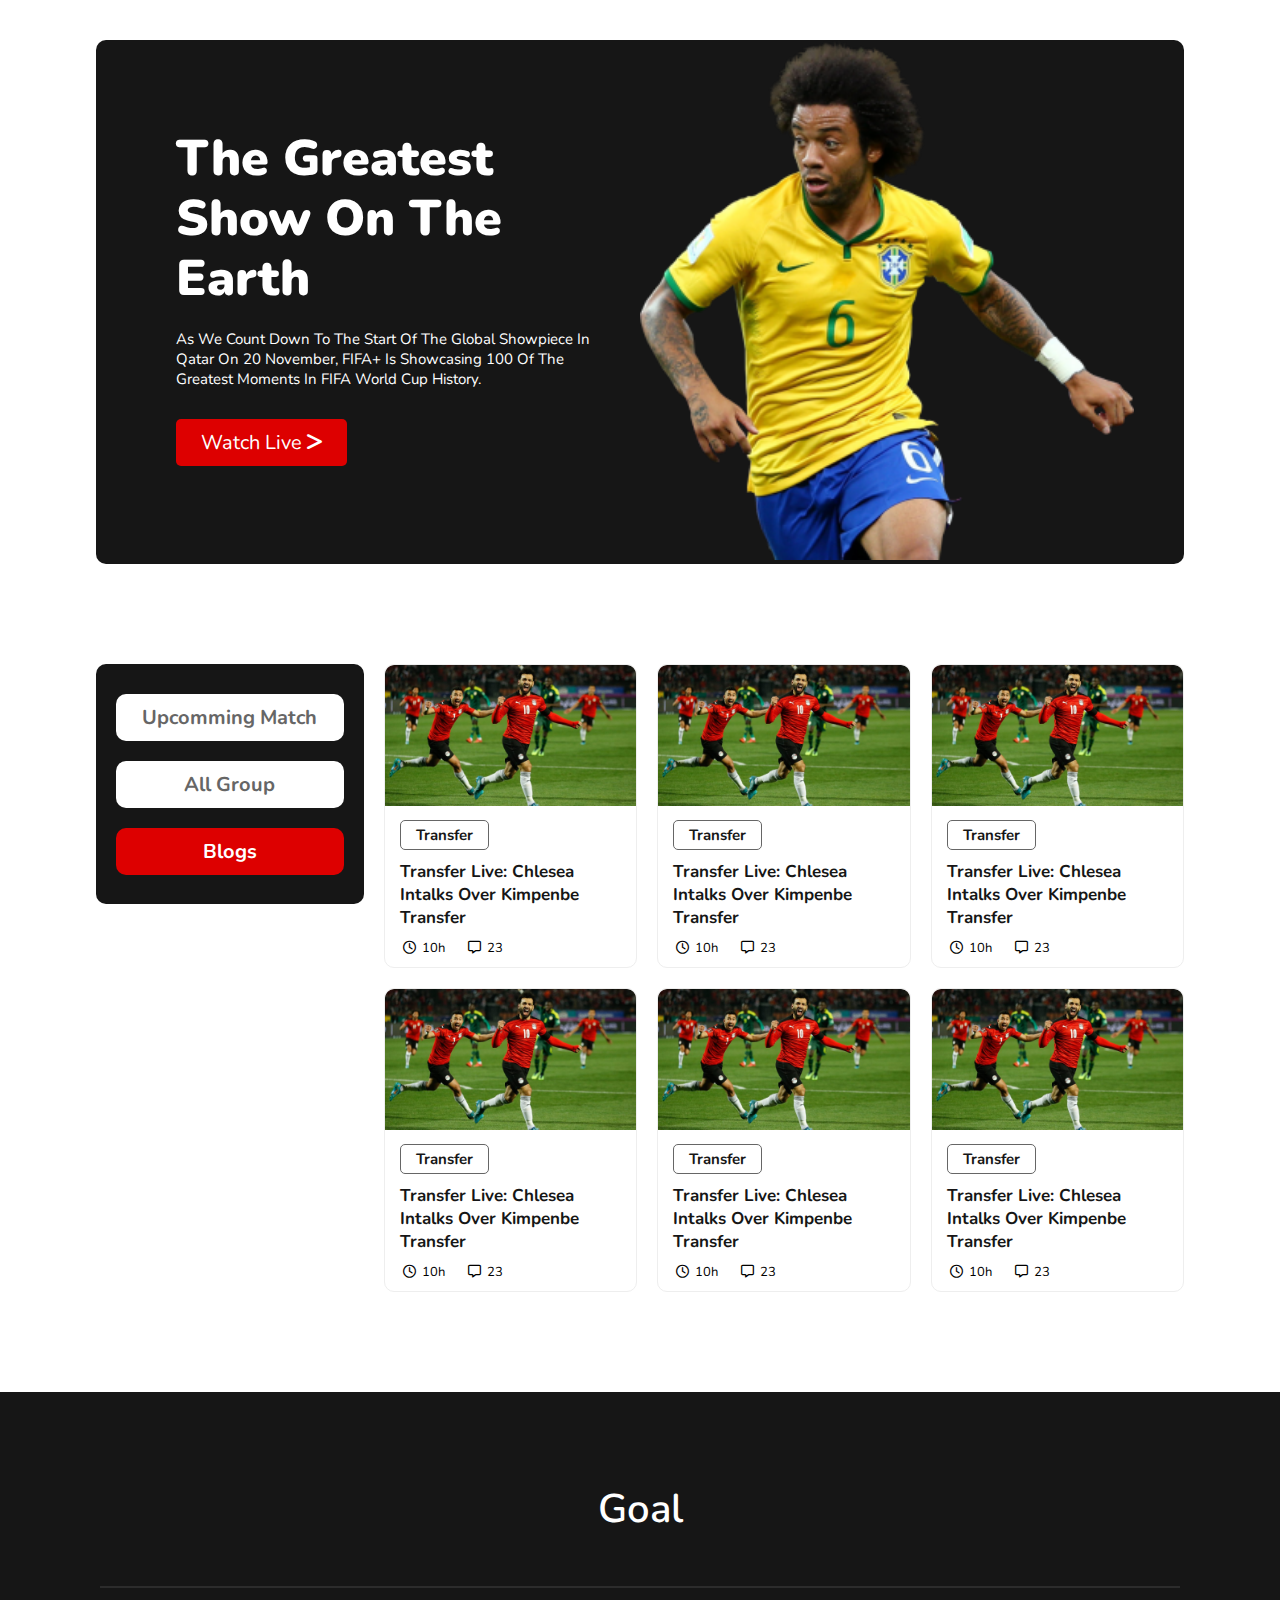
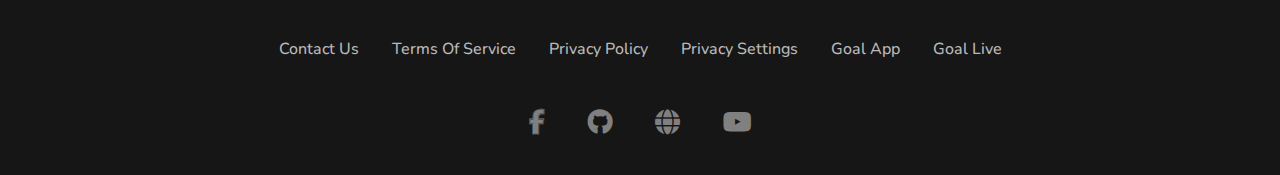
<file: index.html>
<!DOCTYPE html>
<html lang="en">

<head>
    <meta charset="UTF-8">
    <meta http-equiv="X-UA-Compatible" content="IE=edge">
    <meta name="viewport" content="width=device-width, initial-scale=1.0">
    <title>World Cup 2023</title>
    <!-- font awesome cdn link  -->
    <link rel="stylesheet" href="https://cdnjs.cloudflare.com/ajax/libs/font-awesome/6.2.0/css/all.min.css" />
    <!-- custom css file -->
    <link rel="stylesheet" href="css/style.css">
    <link rel="stylesheet" href="css/media.css">
</head>

<body>
    <!-- header Section start -->
    <header>
        <div class="wrapper">
            <div class="container">
                <div class="content">
                    <h2 class="title">The Greatest show on the earth</h3>
                        <div class="sub-title">
                            <p class="short-text">As we count down to the start of the global showpiece in Qatar on 20
                                November, FIFA+ is showcasing 100 of the greatest moments in FIFA World Cup history.</p>
                        </div>
                        <button class="btn">Watch Live <span><i class="fa-solid fa-greater-than header-icon"></i></span>
                        </button>
                </div>
                <div class="image">
                    <img src="images/banner_image.png" alt="">
                </div>
            </div>
        </div>
    </header>
    <!-- header Section end -->

    <!-- Main content Section Start -->
    <section>
        <div class="wrapper">
            <div class="main-content">
                <div class="sidebar">
                    <ul>
                        <li><a href="feature.html">Upcomming Match</a></li>
                        <li><a href="">All Group</a></li>
                        <li class="active"><a href="index.html">Blogs</a></li>
                    </ul>
                </div>
                <div class="blogs">
                    <div class="blog-item">
                        <div class="blog-image">
                            <img src="images/blog_image.png" alt="">
                        </div>
                        <div class="blog-content">
                            <button class="">Transfer</button>
                            <h3>Transfer Live: Chlesea intalks over Kimpenbe transfer</h3>
                            <div class="blog-icons">
                                <i class=" fa-regular fa-clock"></i> <span>10h</span>
                                <i id="right" class="fa-regular fa-message"></i> <span>23</span>
                            </div>
                        </div>
                    </div>
                    <div class="blog-item">
                        <div class="blog-image">
                            <img src="images/blog_image.png" alt="">
                        </div>
                        <div class="blog-content">
                            <button class="">Transfer</button>
                            <h3>Transfer Live: Chlesea intalks over Kimpenbe transfer</h3>
                            <div class="blog-icons">
                                <i class=" fa-regular fa-clock"></i> <span>10h</span>
                                <i id="right" class="fa-regular fa-message"></i> <span>23</span>
                            </div>
                        </div>
                    </div>
                    <div class="blog-item">
                        <div class="blog-image">
                            <img src="images/blog_image.png" alt="">
                        </div>
                        <div class="blog-content">
                            <button class="">Transfer</button>
                            <h3>Transfer Live: Chlesea intalks over Kimpenbe transfer</h3>
                            <div class="blog-icons">
                                <i class=" fa-regular fa-clock"></i> <span>10h</span>
                                <i id="right" class="fa-regular fa-message"></i> <span>23</span>
                            </div>
                        </div>
                    </div>
                    <div class="blog-item">
                        <div class="blog-image">
                            <img src="images/blog_image.png" alt="">
                        </div>
                        <div class="blog-content">
                            <button class="">Transfer</button>
                            <h3>Transfer Live: Chlesea intalks over Kimpenbe transfer</h3>
                            <div class="blog-icons">
                                <i class=" fa-regular fa-clock"></i> <span>10h</span>
                                <i id="right" class="fa-regular fa-message"></i> <span>23</span>
                            </div>
                        </div>
                    </div>
                    <div class="blog-item">
                        <div class="blog-image">
                            <img src="images/blog_image.png" alt="">
                        </div>
                        <div class="blog-content">
                            <button class="">Transfer</button>
                            <h3>Transfer Live: Chlesea intalks over Kimpenbe transfer</h3>
                            <div class="blog-icons">
                                <i class=" fa-regular fa-clock"></i> <span>10h</span>
                                <i id="right" class="fa-regular fa-message"></i> <span>23</span>
                            </div>
                        </div>
                    </div>
                    <div class="blog-item">
                        <div class="blog-image">
                            <img src="images/blog_image.png" alt="">
                        </div>
                        <div class="blog-content">
                            <button class="">Transfer</button>
                            <h3>Transfer Live: Chlesea intalks over Kimpenbe transfer</h3>
                            <div class="blog-icons">
                                <i class=" fa-regular fa-clock"></i> <span>10h</span>
                                <i id="right" class="fa-regular fa-message"></i> <span>23</span>
                            </div>
                        </div>
                    </div>
                </div>
            </div>
        </div>
        <button id="view-btn" class="btn">View All</button>
    </section>
    <!-- Main content Section end -->

    <!-- footer section start -->
    <footer>
        <div class="footer">
            <div class="footer-title">Goal</div>
            <hr class="hr">
            <div class="footer-menu">
                <ul>
                    <li><a href="#">Contact Us</a></li>
                    <li><a href="#">Terms of Service</a></li>
                    <li><a href="#">Privacy Policy</a></li>
                    <li><a href="#">Privacy Settings</a></li>
                    <li><a href="#">Goal App</a></li>
                    <li><a href="#">Goal Live</a></li>
                </ul>
                <div class="footer-icons">
                    <a href="https://web.facebook.com/Mohammed-Tohin-110314781523527" target="_blank"><i
                            class="fa-brands fa-facebook-f"></i></a>
                    <a href="https://github.com/Md-Tohin" target="_blank"><i class="fa-brands fa-github"></i></a>
                    <a href="http://mdtohin.epizy.com/" target="_blank"><i class="fa-regular fa-globe"></i></a>
                    <a href="#"><i class="fa-brands fa-youtube"></i></a>
                </div>
            </div>
        </div>
    </footer>
    <!-- footer section end -->
</body>

</html>
</file>
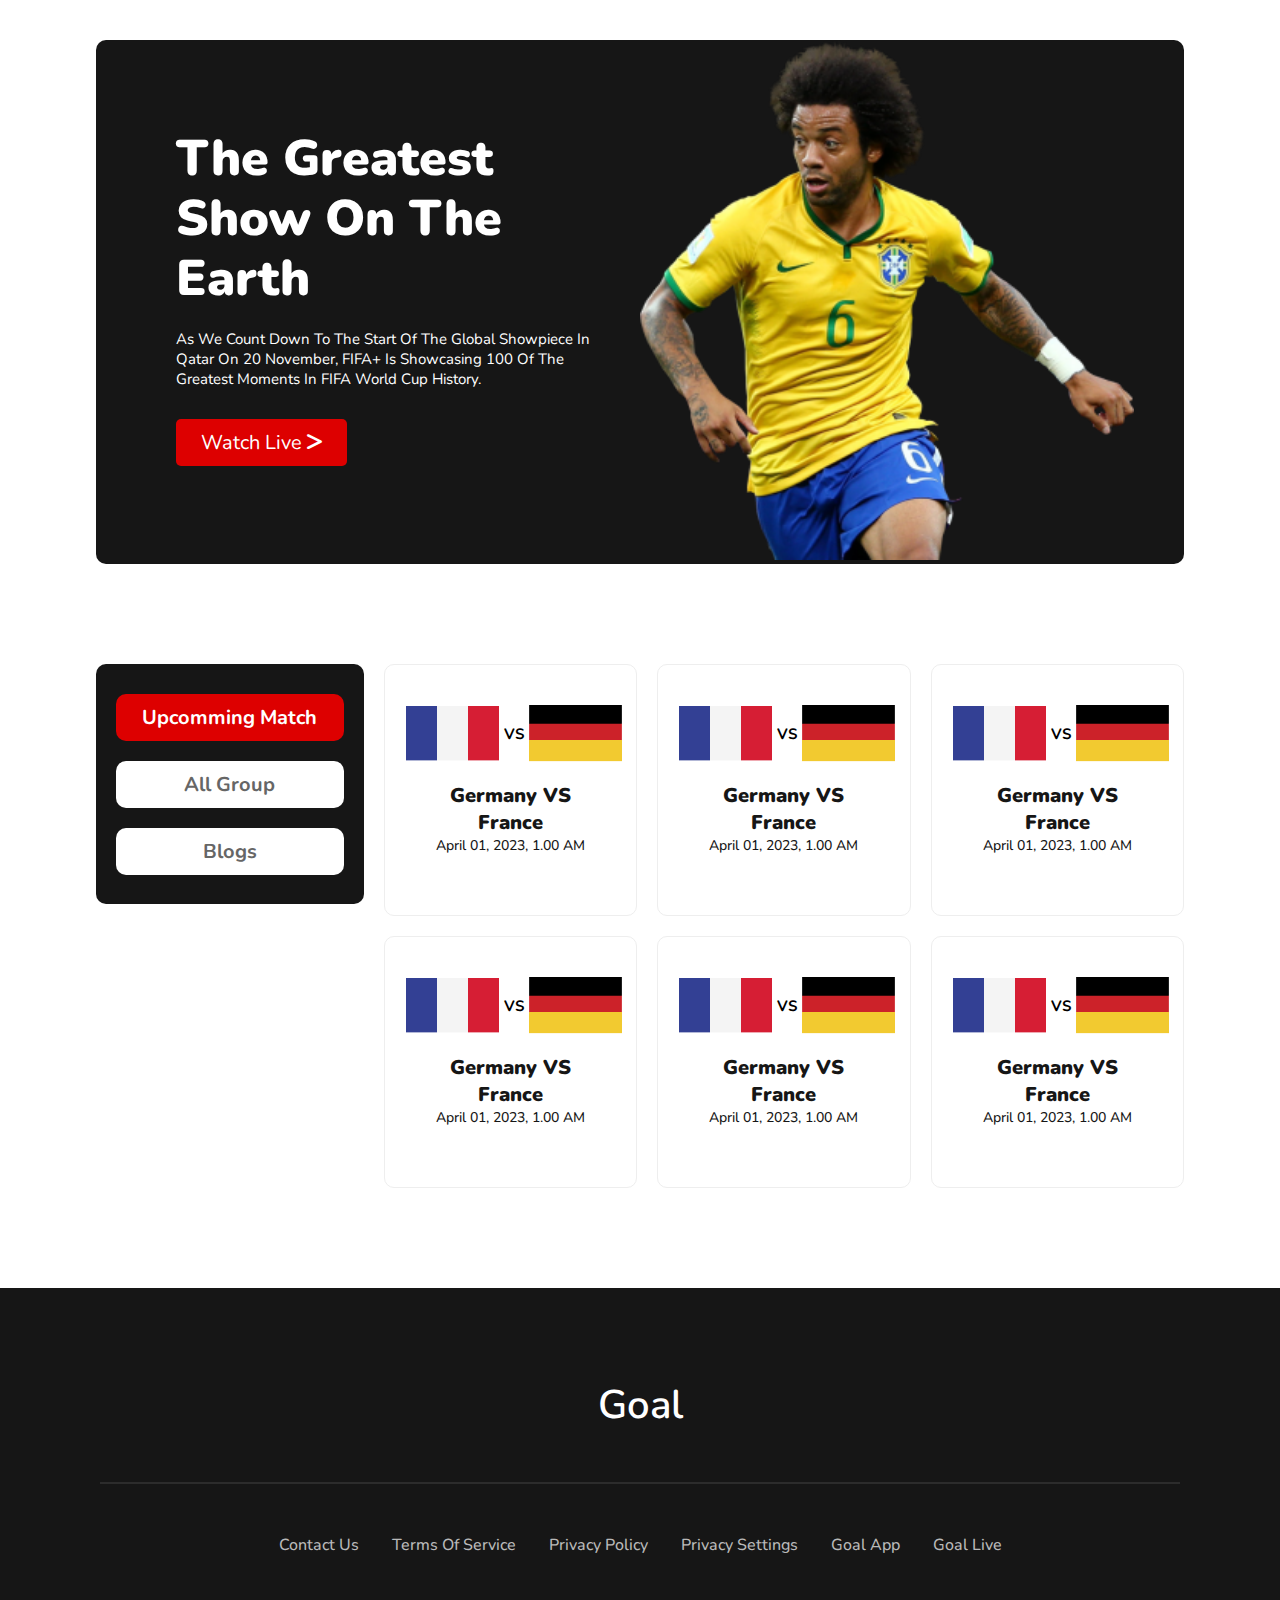
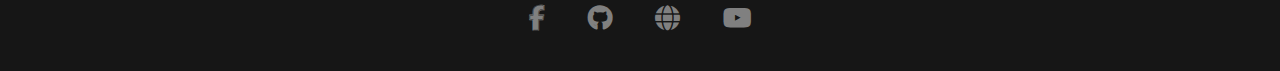
<file: feature.html>
<!DOCTYPE html>
<html lang="en">

<head>
    <meta charset="UTF-8">
    <meta http-equiv="X-UA-Compatible" content="IE=edge">
    <meta name="viewport" content="width=device-width, initial-scale=1.0">
    <title>World Cup 2023</title>
    <!-- font awesome cdn link  -->
    <link rel="stylesheet" href="https://cdnjs.cloudflare.com/ajax/libs/font-awesome/6.2.0/css/all.min.css" />
    <!-- custom css file -->
    <link rel="stylesheet" href="css/style.css">
    <link rel="stylesheet" href="css/media.css">
</head>

<body>
    <!-- header Section start -->
    <header>
        <div class="wrapper">
            <div class="container">
                <div class="content">
                    <h2 class="title">The Greatest show on the earth</h3>
                        <div class="sub-title">
                            <p class="short-text">As we count down to the start of the global showpiece in Qatar on 20
                                November, FIFA+ is showcasing 100 of the greatest moments in FIFA World Cup history.</p>
                        </div>
                        <button class="btn">Watch Live <span><i class="fa-solid fa-greater-than header-icon"></i></span>
                        </button>
                </div>
                <div class="image">
                    <img src="images/banner_image.png" alt="">
                </div>
            </div>
        </div>
    </header>
    <!-- header Section end -->

    <!-- Main content Section Start -->
    <section>
        <div class="wrapper">
            <div class="main-content">
                <div class="sidebar">
                    <ul>
                        <li class="active"><a href="feature.html">Upcomming Match</a></li>
                        <li><a href="#">All Group</a></li>
                        <li><a href="index.html">Blogs</a></li>
                    </ul>
                </div>
                <div class="blogs">

                    <div class="blog-item feature-item">
                        <div class="blog-image feature-image">
                            <img src="images/flag.png" alt="">
                            <p>VS</p>
                            <img src="images/germany_flag.png" alt="">
                        </div>
                        <div class="blog-content feature-content">
                            <h3 id="matchname">Germany VS France </h3id>
                                <p>April 01, 2023, 1.00 AM</p>
                        </div>
                    </div>
                    <div class="blog-item feature-item">
                        <div class="blog-image feature-image">
                            <img src="images/flag.png" alt="">
                            <p>VS</p>
                            <img src="images/germany_flag.png" alt="">
                        </div>
                        <div class="blog-content feature-content">
                            <h3 id="matchname">Germany VS France </h3id>
                                <p>April 01, 2023, 1.00 AM</p>
                        </div>
                    </div>
                    <div class="blog-item feature-item">
                        <div class="blog-image feature-image">
                            <img src="images/flag.png" alt="">
                            <p>VS</p>
                            <img src="images/germany_flag.png" alt="">
                        </div>
                        <div class="blog-content feature-content">
                            <h3 id="matchname">Germany VS France </h3id>
                                <p>April 01, 2023, 1.00 AM</p>
                        </div>
                    </div>
                    <div class="blog-item feature-item">
                        <div class="blog-image feature-image">
                            <img src="images/flag.png" alt="">
                            <p>VS</p>
                            <img src="images/germany_flag.png" alt="">
                        </div>
                        <div class="blog-content feature-content">
                            <h3 id="matchname">Germany VS France </h3id>
                                <p>April 01, 2023, 1.00 AM</p>
                        </div>
                    </div>
                    <div class="blog-item feature-item">
                        <div class="blog-image feature-image">
                            <img src="images/flag.png" alt="">
                            <p>VS</p>
                            <img src="images/germany_flag.png" alt="">
                        </div>
                        <div class="blog-content feature-content">
                            <h3 id="matchname">Germany VS France </h3id>
                                <p>April 01, 2023, 1.00 AM</p>
                        </div>
                    </div>
                    <div class="blog-item feature-item">
                        <div class="blog-image feature-image">
                            <img src="images/flag.png" alt="">
                            <p>VS</p>
                            <img src="images/germany_flag.png" alt="">
                        </div>
                        <div class="blog-content feature-content">
                            <h3 id="matchname">Germany VS France </h3id>
                                <p>April 01, 2023, 1.00 AM</p>
                        </div>
                    </div>

                </div>
            </div>
        </div>
    </section>
    <!-- Main content Section end -->

    <!-- footer section start -->
    <footer>
        <div class="footer">
            <div class="footer-title">Goal</div>
            <hr class="hr">
            <div class="footer-menu">
                <ul>
                    <li><a href="#">Contact Us</a></li>
                    <li><a href="#">Terms of Service</a></li>
                    <li><a href="#">Privacy Policy</a></li>
                    <li><a href="#">Privacy Settings</a></li>
                    <li><a href="#">Goal App</a></li>
                    <li><a href="#">Goal Live</a></li>
                </ul>
                <div class="footer-icons">
                    <a href="https://web.facebook.com/Mohammed-Tohin-110314781523527" target="_blank"><i
                            class="fa-brands fa-facebook-f"></i></a>
                    <a href="https://github.com/Md-Tohin" target="_blank"><i class="fa-brands fa-github"></i></a>
                    <a href="http://mdtohin.epizy.com/" target="_blank"><i class="fa-regular fa-globe"></i></a>
                    <a href="#"><i class="fa-brands fa-youtube"></i></a>
                </div>
            </div>
        </div>
    </footer>
    <!-- footer section end -->
</body>

</html>
</file>
<file: css/style.css>
@import url('https://fonts.googleapis.com/css2?family=Nunito:wght@200;300;400;500;600;700;800;900&display=swap');

/* common css part start  */
:root{
    --white: #fff;
    --green: #27ae60;
    --black: #161616;
    --light-color: #666;
    --btn-color: #DD0000;
    --box-shadow: 0 .5rem rgba(0,0,0,0.1);
}
*{
    font-family: 'Nunito', sans-serif;
    margin: 0;
    padding: 0;
    box-sizing: border-box;
    border: 0;
    outline: 0;
    text-decoration: none;
    text-transform: capitalize;
    transition: all 0.2s linear;
    list-style: none;
}
html{
    font-size: 62.5%;
    scroll-padding-top: 5.5rem;
    scroll-behavior: smooth;
}
.wrapper{
    width: 85%;
    margin: 4rem auto;
}
.btn{
    font-size: 2rem;
    color: var(--white);   
    background: var(--btn-color);
    padding: 1rem 2.5rem;
    border-radius: 5px;
    margin: 1rem 0;
}
/* common css part end  */

/* header section css start*/
header .container{
    border-radius: 10px;
    background: var(--black);
    display: flex;
    flex-wrap: wrap;
    flex-direction: row;
    justify-content: space-between;
    align-items: center;
    padding: 0 5rem;
}
header .container .content{
    flex-basis: 50%;
    flex-grow: 1;
    color: var(--white);
    padding: 0 3rem;
}
header .container .content h2{
    font-size: 5rem;
    font-weight: 900;
    line-height: 6rem;
}
header .container .content p{
    font-size: 1.5rem;
    padding: 2rem 0;
}
header .container .image{
    flex-basis: 50%;
    flex-grow: 1;
    align-content: flex-end;    
}
header .container .image img{    
    width: 100%;
    height: 100%;
    object-fit: contain;
}
/* home section css end */

/* Blog section css start */
.main-content{
    display: flex;
    flex-direction: row;
    gap: 2rem; 
    margin-top: 10rem;
}
.main-content .sidebar{
    flex-basis: 25%;
    background: var(--black);
    border-radius: 10px;
    max-height: 240px;
    min-width: 250px;
    padding: 2rem;
    text-align: center;
}
.main-content .sidebar ul{
    display: flex; 
    flex-direction: column; 
}
.main-content .sidebar ul li{
    background-color: var(--white);
    border-radius: 10px;
    padding: 1rem 0;
    margin: 1rem 0;
    cursor: pointer;
}
.main-content .sidebar ul li a{
    font-size: 2rem;
    font-weight: bold;
    color: var(--light-color);
}
.main-content .sidebar ul li.active{
    background: var(--btn-color);
    color: var(--white);
}
.main-content .sidebar ul li.active a{
    color: var(--white);
}
.main-content .sidebar ul li:hover,
.main-content .sidebar ul li:active{
    background: var(--btn-color);
}
.main-content .sidebar ul li a:hover,
.main-content .sidebar ul li a:active{
    color: var(--white);
}
.main-content .blogs{
    flex-basis: 75%;
    display: flex;
    flex-wrap: wrap;
    gap: 2rem;
    justify-content: space-between;
}
.main-content .blogs .blog-item{
    flex-grow: 1;
    flex-basis: 31.7%;
    border: 1px solid #EEEEEE;
    border-radius: 10px;
}
.main-content .blogs .blog-item .blog-image img{
    width: 100%;
    height: 100%;
}
.main-content .blogs .blog-item .blog-content{
    padding: 1rem 1.5rem;
}
.main-content .blogs .blog-item .blog-content button{
    color: var(--black);
    padding: 0.4rem 1.5rem;
    background-color: var(--white);
    border: 1px solid var(--light-color);
    border-radius: 5px;
    font-weight: 700;
    font-size: 1.5rem;
}
.main-content .blogs .blog-item .blog-content h3{
    padding: 1rem 0;
    font-size: 1.7rem;
    font-weight: 700;
    color: #161616;
}
.main-content .blogs .blog-item .blog-content .blog-icons{
    font-size: 1.3rem;
}
.main-content .blogs .blog-item .blog-content .blog-icons i{
    margin: 0 .3rem;
}
.main-content .blogs .blog-item .blog-content .blog-icons #right{
    margin-left: 2rem;
}
#view-btn{
    display: none;
}
/* Blog section css end */

/* Feature page main content section css start */
.main-content .blogs .feature-item{
    padding: 4rem 2rem;
}
.main-content .blogs .feature-item .feature-image{
    display: flex;
    justify-content: space-around;
    align-content: center;
    align-items: center;
    gap: 2rem;
}
.main-content .blogs .feature-item .feature-image P{
    font-size: 1.5rem;
    font-weight: bolder;
}
#matchname{
    text-align: center;
    font-size: 2rem;
    font-weight: 900;
}
.main-content .blogs .feature-item .feature-content p{
    font-size: 1.4rem;
    color: #161616;
    text-align: center;
    font-weight: 500;
}
/* Feature page main content section css end */

/* footer section style start */
.footer{
    margin-top: 100px;
    background-color: #161616;
    padding: 40px 100px;
}
.footer-title{
    font-weight: 600;
    font-size: 40px;
    text-align: center;
    color: #FFFFFF;
    padding: 50px 0;
}
.footer-menu ul{
    width: 75%;
    margin: 0 auto;
    text-align: center;
}
.footer-menu ul li{
    display: inline-block;
    padding: 50px 15px;
}
.footer-menu ul li a{
    font-weight: 500;
    font-size: 16px;
    color: #B9B9B9;
    text-decoration: none;
    white-space: nowrap;
}
.hr{
    color: #2C2C2C;
    border: 1px solid #2C2C2C;
}
.footer-icons{
    text-align: center;    
}
.footer-icons i{
    margin: 0 2rem;
    font-size: 2.5rem;
    font-weight: 900;
    color: gray;
    /* display: block; */
}
/* footer section style end */
</file>
<file: css/media.css>
/* mobile responsive start  */
@media screen and (max-width:767px) {
    /* header section start */
    header .container{        
        flex-direction: column;
    }
    header .container .content{        
        margin: 5rem 0;
    }
    header .container .content{
        text-align: center;        
    }
    header .sub-title{
        max-height: 60px;
        overflow: hidden;
        margin: 2rem 0;
    }
    header .short-text{
        overflow: hidden;
        text-overflow: ellipsis;
    }
    /* header section end */

    /* blogs section start */
    .main-content{
        flex-direction: column;
        margin-top: 4rem;
    }
    .main-content .sidebar{
        background: var(--white);
    }
    .main-content .sidebar ul li{
        border: 2px solid #EEEEEE;
    }
    .main-content .blogs .blog-item{
        flex-basis: 100%;
    }
    /* blogs section end */

    /* footer section start */
    .footer-menu ul li{
        display: block;
        padding: 20px 15px;
    }
    /* footer section end */
    
}
/* mobile responsive end  */

/* tablet responsive start  */
@media screen and (min-width:768px) and (max-width:1023px) {
    header .container{
        padding: 0;
    }
    header .container .content h2{
        font-size: 3.5rem;
        line-height: 4rem;
    }
    header .container .content p{
        padding: 1rem 0;
    }
    header .sub-title{
        max-height: 50px;
        overflow: hidden;
        margin: 2rem 0;
    }
    header .short-text{
        overflow: hidden;
        text-overflow: ellipsis;
    }
    /* header section end */

    /* blogs section start */
    .main-content{
        flex-direction: column;
        margin-top: 4rem;
    }
    .main-content .sidebar ul{
        display: flex; 
        flex-direction: row; 
        justify-content: space-between;
    }
    .main-content .sidebar{
        background: var(--white);
    }
    .main-content .sidebar ul li{
        border: 2px solid #EEEEEE;
        flex-grow: 1;
        margin: 0 1rem;
    }
    .main-content .blogs .blog-item{
        flex-basis: 48.4%;
    }
    /* blogs section end */

    /* footer section start */
    .footer-menu ul li{
        display: inline-block;
        padding: 20px 15px;
    }
    /* footer section end */
    #view-btn{
        display: inline-block;
        margin: 0 41%;
    }
}
/* tablet responsive end  */

/* large device responsive start  */
@media screen and (max-width:1305px) and (min-width:1024px){
    .main-content .blogs .blog-item{
        flex-basis: 31%;
        overflow: hidden;
    }    
    .main-content .blogs .feature-item .feature-image{
        justify-content: space-evenly;
        gap: .5rem;
    }
}
/* large device responsive end  */
</file>
